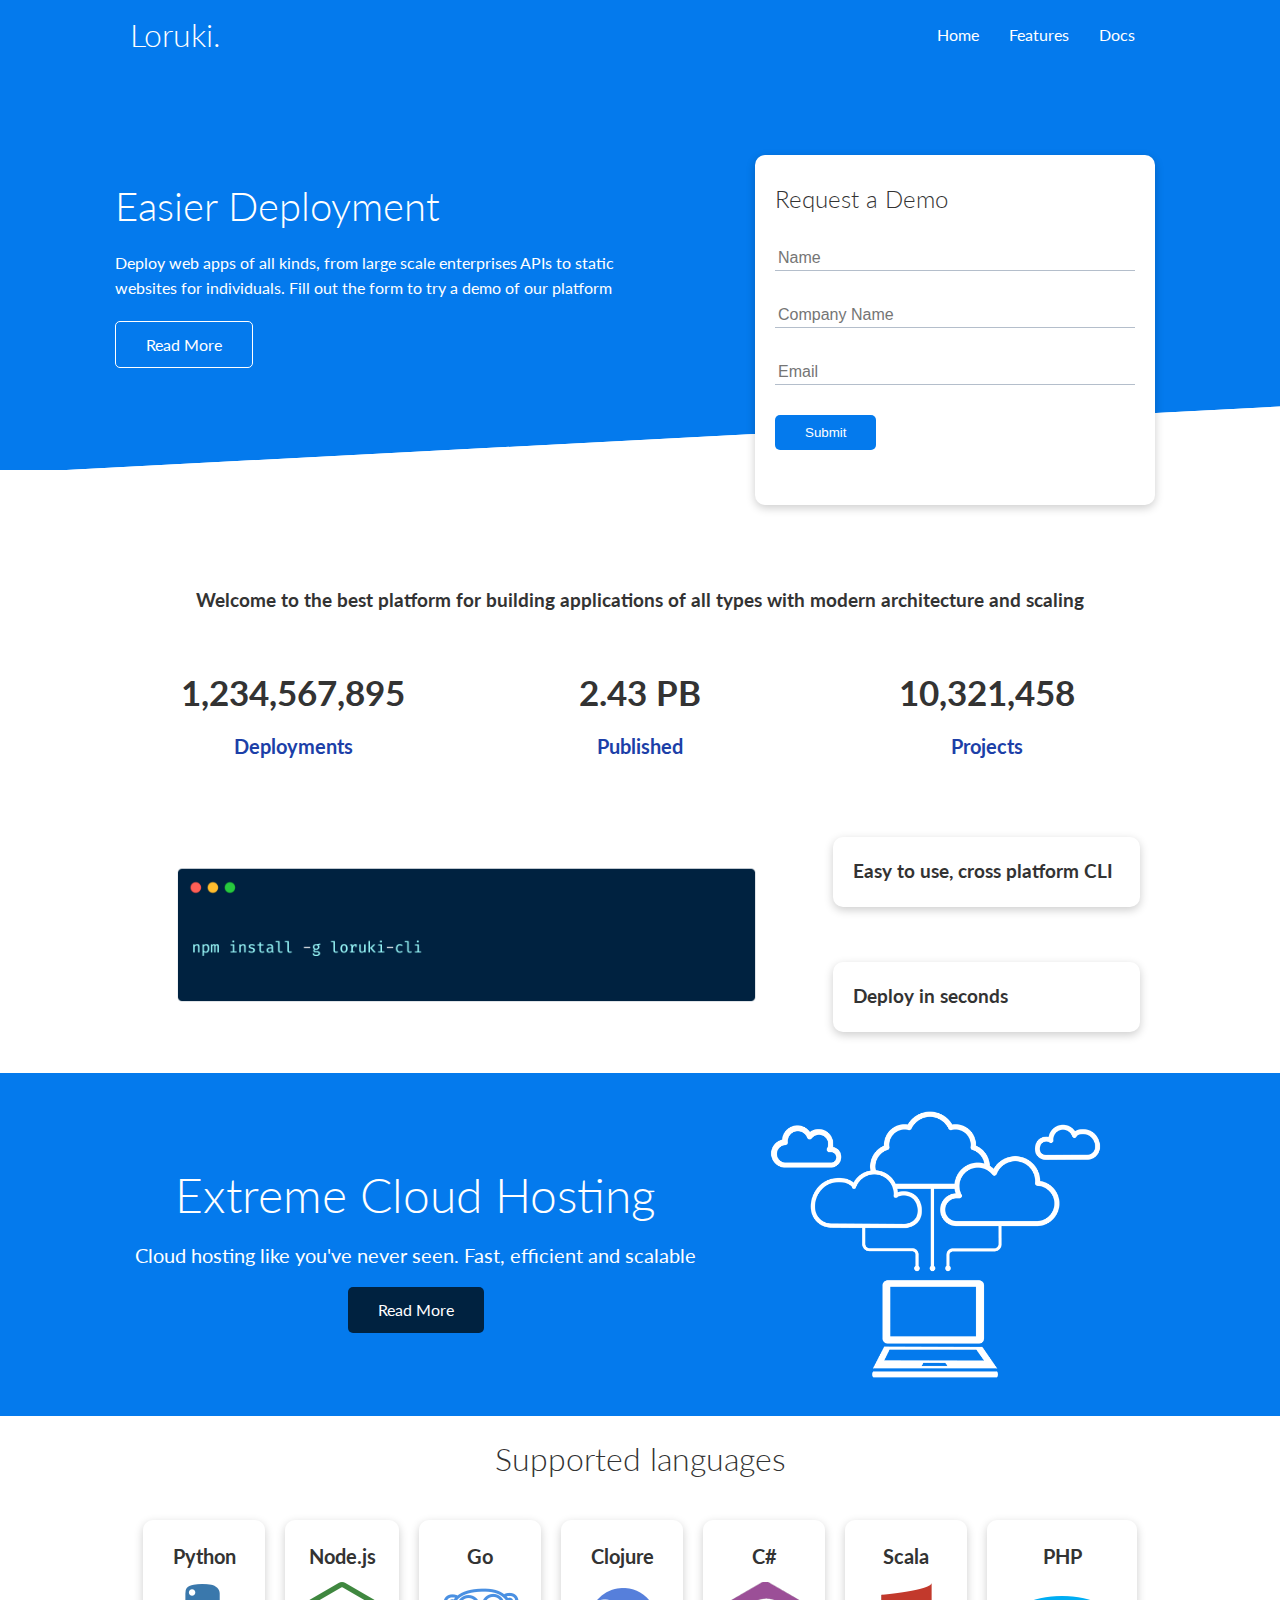
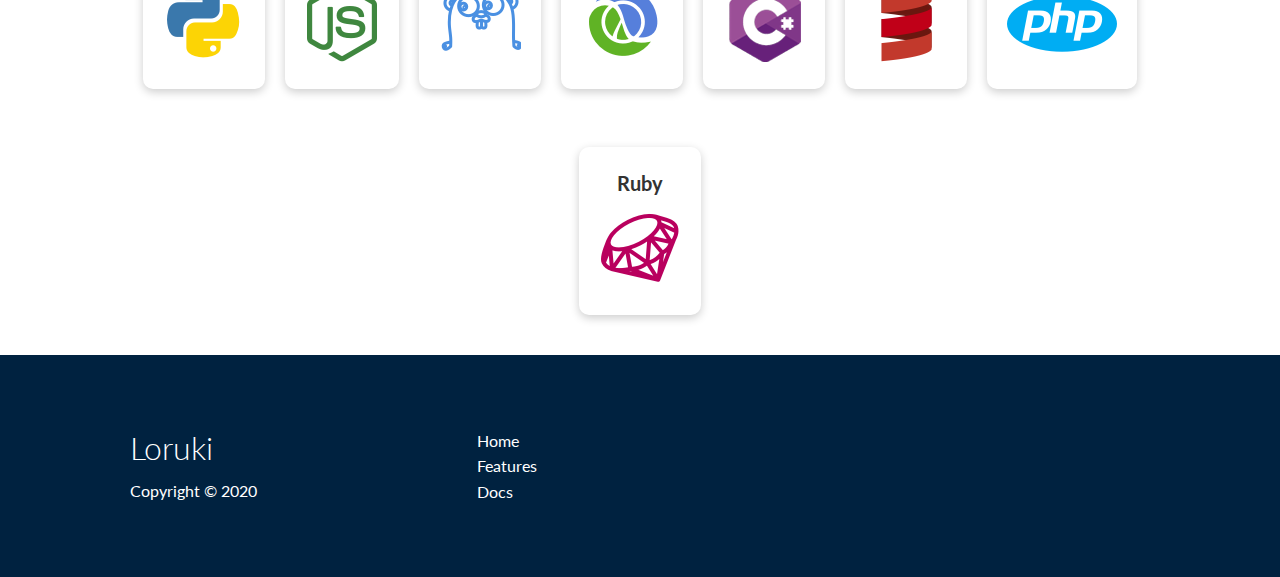
<file: index.html>
<!DOCTYPE html>
<html lang="en">
<head>
    <meta charset="UTF-8">
    <meta http-equiv="X-UA-Compatible" content="IE=edge">
    <meta name="viewport" content="width=device-width, initial-scale=1.0">
    <link rel="stylesheet" href="https://cdnjs.cloudflare.com/ajax/libs/font-awesome/6.1.1/css/all.min.css"
          integrity="sha512-KfkfwYDsLkIlwQp6LFnl8zNdLGxu9YAA1QvwINks4PhcElQSvqcyVLLD9aMhXd13uQjoXtEKNosOWaZqXgel0g=="
          crossorigin="anonymous" referrerpolicy="no-referrer" />
    <link rel="stylesheet" href="css/main.css">
    <link rel="stylesheet" href="css/utilities.css">
    <title>Loruki | Cloud Hosting For Everyone</title>
</head>
<body>
    <!-- NavBar -->
    <div class="navbar">
        <div class="container flex">
            <h1 class="logo">Loruki.</h1>
            <nav>
                <ul>
                    <li><a href="index.html">Home</a></li>
                    <li><a href="features.html">Features</a></li>
                    <li><a href="docs.html">Docs</a></li>
                </ul>
            </nav>
        </div>
    </div>

    <!-- Showcase -->

    <section class="showcase">
        <div class="container grid">
            <div class="showcase-text">
                <h1>Easier Deployment</h1>
                <p>Deploy web apps of all kinds, from large scale enterprises APIs to static websites for individuals. Fill out the form to try a demo of our platform</p>
                <a href="features.html" class="btn btn-outline">Read More</a>
            </div>
            <div class="showcase-form card">
                <h2>Request a Demo</h2>

                <form action="">
                    <div class="form-control">
                        <input type="text" name="name" placeholder="Name" required>
                    </div>
                    <div class="form-control">
                        <input type="text" name="company" placeholder="Company Name" required>
                    </div>
                    <div class="form-control">
                        <input type="email" name="email" placeholder="Email" required>
                    </div>
                    <input type="submit" value="Submit" class="btn btn-primary">
                </form>
            </div>
        </div>
    </section>


    <!-- Stats -->

    <section class="stats" style="padding-top: 100px;
    animation: slideInFromBottom 1000ms ease-in;" >
        <div class="container">
            <h3 class="stats-heading text-center my-1">
                Welcome to the best platform for building applications of all types with modern architecture and scaling
            </h3>


            <div class="grid grid-3 text-center my-4">
                <div>
                    <i class="fas fa-server fa-3x"></i>
                    <h3>1,234,567,895</h3>
                    <p class="text-secondary">Deployments</p>
                </div>
                <div><i class="fas fa-upload fa-3x"></i>
                <h3>2.43 PB</h3>
                <p class="text-secondary">Published</p></div>
                <div><i class="fas fa-project-diagram fa-3x"></i>
                <h3>10,321,458</h3>
                <p class="text-secondary">Projects</p></div>
            </div>
        </div>
    </section>

    <!-- CLI -->

<scetion class="cli">
    <div class="container grid">
        <img src="images/cli.png" alt="">
        <div class="card">
            <h3>Easy to use, cross platform CLI</h3>
        </div>
        <div class="card">
            <h3>Deploy in seconds</h3>
        </div>
    </div>
</scetion>


<!-- Cloud -->
<section class="cloud bg-primary my-2 py-2">
    <div class="container grid">
        <div class="text-center">
            <h2 class="lg">Extreme Cloud Hosting</h2>
            <p class="lead my-1">Cloud hosting like you've never seen. Fast, efficient and scalable</p>
            <a href="features.html" class="btn btn-dark">Read More</a>
        </div>
        <img src="images/cloud.png" alt="">
    </div>
</section>


<section class="languages">
    <h2 class="md text-center my-2">
        Supported languages
    </h2>
    <div class="container flex">
        <div class="card">
            <h4>Python</h4>
            <img src="images/logos/python.png" alt="">
        </div>
        <div class="card">
            <h4>Node.js</h4>
            <img src="images/logos/node.png" alt="">
        </div>
        <div class="card">
            <h4>Go</h4>
            <img src="images/logos/go.png" alt="">
        </div>
        <div class="card">
            <h4>Clojure</h4>
            <img src="images/logos/clojure.png" alt="">
        </div>
        <div class="card">
            <h4>C#</h4>
            <img src="images/logos/csharp.png" alt="">
        </div>
        <div class="card">
            <h4>Scala</h4>
            <img src="images/logos/scala.png" alt="">
        </div>
        <div class="card">
            <h4>PHP</h4>
            <img src="images/logos/php.png" alt="">
        </div>
        <div class="card">
            <h4>Ruby</h4>
            <img src="images/logos/ruby.png" alt="">
        </div>
    </div>
</section>

<!-- Footer -->

<footer class="footer py-5 bg-dark">
    <div class="container grid grid-3">
        <div>
            <h1>Loruki
            </h1>
            <p>Copyright &copy; 2020</p>
        </div>
        <nav>
            <ul>
                <li><a href="index.html">Home</a></li>
                <li><a href="features.html">Features</a></li>
                <li><a href="docs.html">Docs</a></li>
            </ul>
        </nav>
        <div class="social">
            <a href="#"><i class="fab fa-github fa-2x"></i></a>
            <a href="#"><i class="fab fa-facebook fa-2x"></i></a>
            <a href="#"><i class="fab fa-instagram fa-2x"></i></a>
            <a href="#"><i class="fab fa-twitter fa-2x"></i></a>
        </div>
    </div>
</footer>
</body>
</html>
</file>
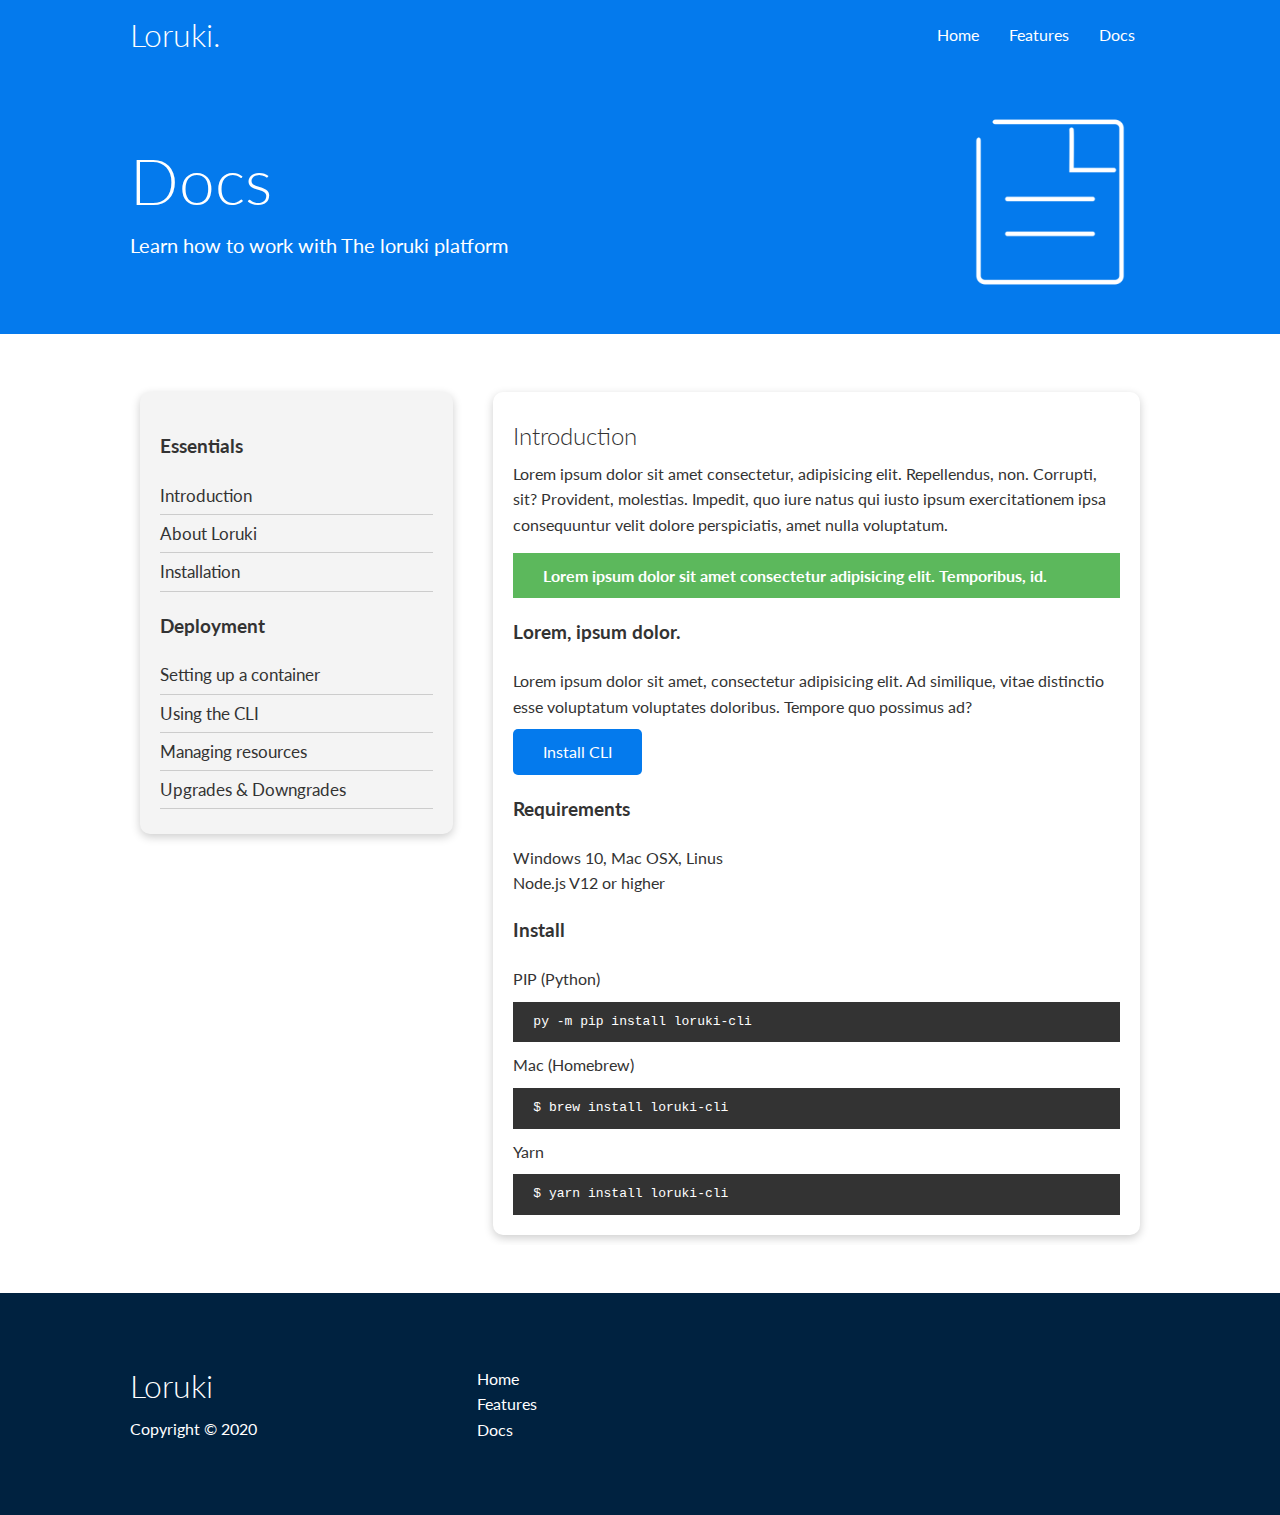
<file: docs.html>
<!DOCTYPE html>
<html lang="en">

<head>
    <meta charset="UTF-8">
    <meta http-equiv="X-UA-Compatible" content="IE=edge">
    <meta name="viewport" content="width=device-width, initial-scale=1.0">
    <link rel="stylesheet" href="https://cdnjs.cloudflare.com/ajax/libs/font-awesome/6.1.1/css/all.min.css"
          integrity="sha512-KfkfwYDsLkIlwQp6LFnl8zNdLGxu9YAA1QvwINks4PhcElQSvqcyVLLD9aMhXd13uQjoXtEKNosOWaZqXgel0g=="
          crossorigin="anonymous" referrerpolicy="no-referrer" />
    <link rel="stylesheet" href="css/main.css">
    <link rel="stylesheet" href="css/utilities.css">
    <title>Loruki | Cloud Hosting For Everyone</title>
</head>

<body>
    <!-- NavBar -->
    <div class="navbar">
        <div class="container flex">
            <h1 class="logo">Loruki.</h1>
            <nav>
                <ul>
                    <li><a href="index.html">Home</a></li>
                    <li><a href="features.html">Features</a></li>
                    <li><a href="docs.html">Docs</a></li>
                </ul>
            </nav>
        </div>
    </div>
    <!-- Head -->
    <section class="docs-head bg-primary py-3">
        <div class="container grid">
            <div>
                <h1 class="xl">Docs</h1>
                <p class="lead">Learn how to work with The loruki platform</p>
            </div>
            <img src="images/docs.png" alt="">
        </div>
    </section>

<!-- Main Part -->

<section class="docs-main my-4">
    <div class="container grid">
        <div class="card bg-light p-3">
            <h3 class="my-2 ">
                Essentials
            </h3>
            <nav>
                <ul>
                    <li><a class="text-primary" href="#">Introduction</a></li>
                    <li><a href="#">About Loruki</a></li>
                    <li><a href="#">Installation</a></li>
                </ul>
            </nav>
            <h3 class="my-2">
                Deployment
            </h3>
            <nav>
                <ul>
                    <li><a href="#">Setting up a container</a></li>
                    <li><a href="#">Using the CLI</a></li>
                    <li><a href="#">Managing resources</a></li>
                    <li><a href="#">Upgrades & Downgrades</a></li>
                </ul>
            </nav>
        </div>
        <div class="card">
            <h2>Introduction</h2>
            <p>Lorem ipsum dolor sit amet consectetur, adipisicing elit. Repellendus, non. Corrupti, sit? Provident, molestias. Impedit, quo iure natus qui iusto ipsum exercitationem ipsa consequuntur velit dolore perspiciatis, amet nulla voluptatum.</p>

            <div class="alert alert-success">
                <i class="fas fa-info"></i>
                Lorem ipsum dolor sit amet consectetur adipisicing elit. Temporibus, id.
            </div>

            <h3>Lorem, ipsum dolor.</h3>
            <p>Lorem ipsum dolor sit amet, consectetur adipisicing elit. Ad similique, vitae distinctio esse voluptatum voluptates doloribus. Tempore quo possimus ad?</p>
            <a href="#" class="btn btn-primary">Install CLI</a>
            <h3>Requirements</h3>
            <ul>
                <li>Windows 10, Mac OSX, Linus</li>

                <li>Node.js V12 or higher</li>

                <h3>Install</h3>
                <p>PIP (Python)</p>
                <pre><code>py -m pip install loruki-cli</code></pre>


                <p>Mac (Homebrew)</p>
                <pre><code>$ brew install loruki-cli</code></pre>

                <p>Yarn</p>
                <pre><code>$ yarn install loruki-cli</code></pre>
            </ul>

        </div>
    </div>
</section>

    <!-- Footer -->

    <footer class="footer bg-dark py-5">
        <div class="container grid grid-3">
            <div>
                <h1>Loruki
                </h1>
                <p>Copyright &copy; 2020</p>
            </div>
            <nav>
                <ul>
                    <li><a href="index.html">Home</a></li>
                    <li><a href="features.html">Features</a></li>
                    <li><a href="docs.html">Docs</a></li>
                </ul>
            </nav>
            <div class="social">
                <a href="#"><i class="fab fa-github fa-2x"></i></a>
                <a href="#"><i class="fab fa-facebook fa-2x"></i></a>
                <a href="#"><i class="fab fa-instagram fa-2x"></i></a>
                <a href="#"><i class="fab fa-twitter fa-2x"></i></a>
            </div>
        </div>
    </footer>
</body>

</html>
</file>
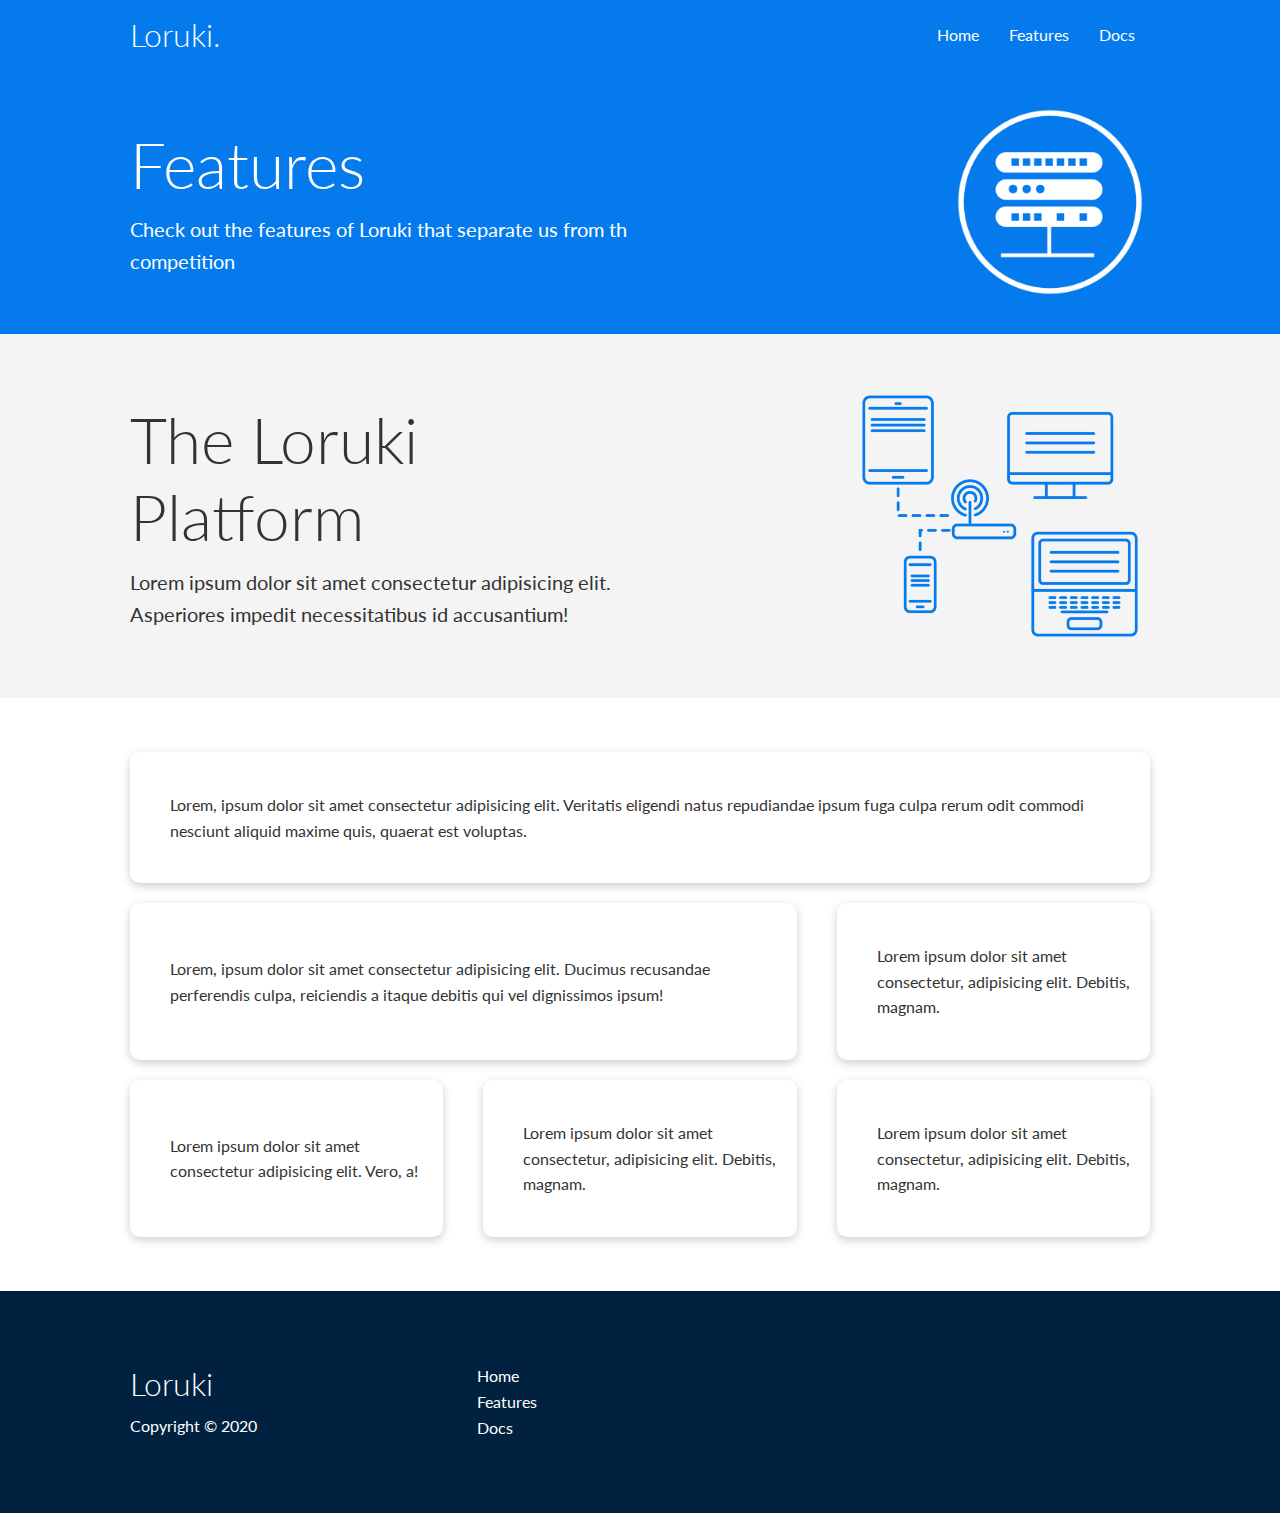
<file: features.html>
<!DOCTYPE html>
<html lang="en">

<head>
    <meta charset="UTF-8">
    <meta http-equiv="X-UA-Compatible" content="IE=edge">
    <meta name="viewport" content="width=device-width, initial-scale=1.0">
    <link rel="stylesheet" href="https://cdnjs.cloudflare.com/ajax/libs/font-awesome/6.1.1/css/all.min.css"
          integrity="sha512-KfkfwYDsLkIlwQp6LFnl8zNdLGxu9YAA1QvwINks4PhcElQSvqcyVLLD9aMhXd13uQjoXtEKNosOWaZqXgel0g=="
          crossorigin="anonymous" referrerpolicy="no-referrer" />
    <link rel="stylesheet" href="css/main.css">
    <link rel="stylesheet" href="css/utilities.css">
    <title>Loruki | Cloud Hosting For Everyone</title>
</head>

<body>
    <!-- NavBar -->
    <div class="navbar">
        <div class="container flex">
            <h1 class="logo">Loruki.</h1>
            <nav>
                <ul>
                    <li><a href="index.html">Home</a></li>
                    <li><a href="features.html">Features</a></li>
                    <li><a href="docs.html">Docs</a></li>
                </ul>
            </nav>
        </div>
    </div>
<!-- Head -->
<section class="features-head bg-primary py-3">
    <div class="container grid"><div>
        <h1 class="xl">Features</h1>
        <p class="lead">Check out the features of Loruki that separate us from th competition</p>
    </div>
    <img src="images/server.png" alt="">
    </div>
</section>

<!-- Sub Head -->
 
<section class="features-sub-head bg-light py-3">
    <div class="container grid"><div>
        <h1 class="xl">The Loruki Platform</h1>
        <p class="lead">Lorem ipsum dolor sit amet consectetur adipisicing elit. Asperiores impedit necessitatibus id accusantium!</p>
        </div>
        <img src="images/server2.png" alt="">
    </div>
</section>

<!-- Main Part -->
    <section class="features-main my-2">
        <div class="container grid grid-3">
            <div class="card flex"><i class="fas fa-server fa-3x"></i>
                <p>Lorem, ipsum dolor sit amet consectetur adipisicing elit. Veritatis eligendi natus repudiandae ipsum fuga culpa rerum odit commodi nesciunt aliquid maxime quis, quaerat est voluptas.</p>
            </div>

            <div class="card flex">
                <i class="fas fa-network-wired fa-3x"></i>
                <p>
                    Lorem, ipsum dolor sit amet consectetur adipisicing elit. Ducimus
                    recusandae perferendis culpa, reiciendis a itaque debitis qui vel
                    dignissimos ipsum!
                </p>
            </div>
            <div class="card flex">
                <i class="fas fa-laptop-code fa-3x"></i>
                <p>
                    Lorem ipsum dolor sit amet consectetur, adipisicing elit. Debitis,
                    magnam.
                </p>
            </div>
            <div class="card flex">
                <i class="fas fa-database fa-3x"></i>
                <p>
                    Lorem ipsum dolor sit amet consectetur adipisicing elit. Vero, a!
                </p>
            </div>
            <div class="card flex">
                <i class="fas fa-power-off fa-3x"></i>
                <p>
                    Lorem ipsum dolor sit amet consectetur, adipisicing elit. Debitis,
                    magnam.
                </p>
            </div>
            <div class="card flex">
                <i class="fas fa-upload fa-3x"></i>
                <p>
                    Lorem ipsum dolor sit amet consectetur, adipisicing elit. Debitis,
                    magnam.
                </p>
            </div>
        </div>
    </section>
    <!-- Footer -->

    <footer class="footer bg-dark py-5">
        <div class="container grid grid-3">
            <div>
                <h1>Loruki
                </h1>
                <p>Copyright &copy; 2020</p>
            </div>
            <nav>
                <ul>
                    <li><a href="index.html">Home</a></li>
                    <li><a href="features.html">Features</a></li>
                    <li><a href="docs.html">Docs</a></li>
                </ul>
            </nav>
            <div class="social">
                <a href="#"><i class="fab fa-github fa-2x"></i></a>
                <a href="#"><i class="fab fa-facebook fa-2x"></i></a>
                <a href="#"><i class="fab fa-instagram fa-2x"></i></a>
                <a href="#"><i class="fab fa-twitter fa-2x"></i></a>
            </div>
        </div>
    </footer>
</body>

</html>
</file>
<file: css/main.css>
@import url('https://fonts.googleapis.com/css2?family=Dancing+Script&family=Lato:ital,wght@0,100;0,300;1,100;1,300&family=Nunito:ital,wght@0,200;1,200;1,400&family=Open+Sans:ital,wght@0,300;0,400;0,500;0,700;1,300;1,400;1,500&display=swap');

:root {
    --primary: #047aed;
    --secondary: #1c3fa8;
    --dark: #002240;
    --light: #f4f4f4;
    --success: #5cb85c;
    --error: #d9534f;

}

*,
*::after,
*::before {
    box-sizing: border-box;
    padding: 0;
    margin: 0;
}

body {
    position: relative;
    font-family: "Lato", Nunito, sans-serif;
    color: #333;
    line-height: 1.6;
}

ul {
    list-style: none;
}

a {
    text-decoration: none;
    color: var(--light);
}


h1,
h2 {
    font-weight: 300;
    line-height: 1.2;
    margin: 10px 0;
}

p {
    margin: 10px 0;
}

img {
    width: 100%;
}

code,
pre {
    background: #333;
    color: #fff;
    padding: 10px;
}

/* Navbar */
.navbar {
    background: var(--primary);
    color: #fff;
    height: 70px;
}

.navbar .flex {
    justify-content: space-between;
}

.navbar ul {
    display: flex;
}

.navbar a {
    color: #fff;
    padding: 10px;
    margin: 0 5px;
    position: relative;
}

.navbar a::before {
    content: "";
    position: absolute;
    width: 100%;
    background: #fff;
    height: 2px;
    border-radius: 3px;
    left: 0;
    bottom: 0;
    transform: scaleX(0);
    transform-origin: right;
    transition: transform 250ms ease;
}


.navbar a:hover::before {
    transform: scaleX(1);
    transform-origin: left;

}



/* End Of Navbar */



/* ################# HOME PAGE #################*/
/* Showcase */

.showcase {
    height: 400px;
    background: var(--primary);
    color: #fff;
    position: relative;
}

.showcase::after,
.showcase::before {
    content: "";
    position: absolute;
    height: 100px;
    bottom: -70px;
    left: 0;
    right: 0;
    background: #fff;
    -moz-transform: skewY(-3deg);
    -webkit-transform: skewY(-3deg);
    -ms-transform: skewY(-3deg);
    transform: skewY(-3deg);
}


.showcase h1 {
    font-size: 40px;
}

.showcase p {
    margin: 20px 0;
}

.showcase .grid {
    grid-template-columns: 55% 45%;
    gap: 30px;
    overflow: visible;
}

.showcase-text {
    animation: slideInFromLeft 1000ms ease-in;
}

.showcase-form {
    position: relative;
    top: 60px;
    height: 350px;
    width: 400px;
    padding: 40px;
    z-index: 100;
    justify-self: flex-end;
    animation: slideInFromRight 1000ms ease-in;
}




.showcase-form .form-control {
    margin: 30px 0;
}

.showcase-form input[type="text"],
.showcase-form input[type="email"] {
    border: 0;
    border-bottom: 1px solid #b4becb;
    width: 100%;
    padding: 3px;
    font-size: 16px;
}




.showcase-form input:focus {
    outline: none;
}

.
/* End of Showcase */


/* Stats */





.stats>.container>h3 {
    max-width: 500px;
    margin: auto;
}


.stats .grid h3 {
    font-size: 35px;
}

.stats .grid p {
    font-size: 20px;
    font-weight: bold;
}

/* End of Stats */



/* CLI */

.cli .grid {
    grid-template-columns: repeat(3, 1fr);
    grid-template-rows: repeat(2, 1fr);
}

.cli .grid>*:first-child {
    grid-row: 1/3;
    grid-column: 1/3;
}

/* End of CLI */



/* Cloud */
.cloud .grid {
    grid-template-columns: 4fr 3fr;
}


/* End of Cloud */


/* Languages */



.languages .flex {
    flex-wrap: wrap;
}

.languages .card {
    text-align: center;
    margin: 18px 10px 40px;
    transition: transform 250ms ease;
}

.languages .card:hover {
    transform: translateY(-1rem);
}

.languages .card h4 {
    font-size: 20px;
    margin-bottom: 10px;
}

/* End Of Languages */
/* ################# END OF HOME PAGE  #################*/




/* Footer */
.footer .social a {
    margin: 0 10px;
}

/* End of Footer */



/* ################# FEATURES PAGE  #################*/

/* Features */

.features-head img,
.docs-head img {
    width: 200px;
    justify-self: flex-end;
}

.features-sub-head img {
    width: 300px;
    justify-self: flex-end;
}


.features-main .card>i {
    margin-right: 20px;
}


.features-main .grid {
    padding: 30px;
}


.features-main .card:nth-of-type(1) {
    grid-column: 1/4;
}

.features-main .card:nth-of-type(2) {
    grid-column: 1/3;
}


/* End of Features */








.docs-main h3 {
    margin: 20px 0;
}

.docs-main .grid {
    grid-template-columns: 1fr 2fr;
    align-items: flex-start;
}


.docs-main nav li {
    font-size: 17px;
    padding-bottom: 5px;
    margin-bottom: 5px;
    border-bottom: 1px solid #ccc;
}


.docs-main a:hover {
    font-weight: bold;
}

/* ################# END OF DOCS PAGE  #################*/



/* ################# ANIMATIONS  #################*/

@keyframes slideInFromLeft {
    from {
        transform: translateX(-100%);
        opacity: 0
    }

    to {
        transform: translateX(0);
        opacity: 1
    }
}


@keyframes slideInFromRight {
    from {
        transform: translateX(100%);
        opacity: 0
    }

    to {
        transform: translateX(0);
        opacity: 1
    }
}

@keyframes slideInFromTop {
    from {
        transform: translateY(-100%);
        opacity: 0
    }

    to {
        transform: translateX(0);
        opacity: 1
    }
}

@keyframes slideInFromBottom {
    from {
        transform: translateY(100%);
        opacity: 0
    }

    to {
        transform: translateX(0);
        opacity: 1
    }
}






/* Media Queries */

/* For Tablets And Under */

@media screen and (max-width: 960px) {

    .grid,
    .showcase .grid,
    .stats .grid,
    .cli .grid,
    .cloud .grid,
    .footer .grid,
    .features-main .grid,
    .features-head .grid,
    .features-sub-head .grid,
    .docs-main .grid,
    .docs-head .grid {
        grid-template-columns: 1fr;
        grid-template-rows: 1fr;
    }

    .features-head,
    .features-sub-head,
    .docs-head {
        text-align: center;
    }

    .features-head img,
    .features-sub-head img,
    .docs-head img {
        justify-self: center;
    }

    .features-main .grid>*:first-child,
    .features-main .grid>*:nth-child(2) {
        grid-column: 1;
    }

    .showcase {
        height: auto;

    }

    .showcase-text {
        text-align: center;
        margin-top: 40px;
        animation: slideInFromTop 1000ms ease-in;
    }

    .showcase-form {
        justify-self: center;
        align-self: center;
        margin: auto;
                animation: slideInFromBottom 1000ms ease-in;
    }

    .cli .grid>*:first-child {
        grid-row: 1;
        grid-column: 1;
    }
}




/* For Mobile */

@media screen and (max-width: 500px) {
    .navbar {
        height: 110px;
    }

    .navbar .flex {
        flex-direction: column;

    }

    .navbar ul {
        padding: 10px;
        background: rgba(0, 0, 0, .1);
    }

}
</file>
<file: css/utilities.css>
/* Custom Variables */
:root {
    --primary: #047aed;
    --secondary: #1c3fa8;
    --dark: #002240;
    --light: #f4f4f4;
    --success: #5cb85c;
    --error: #d9534f;

}






/* Container */
.container {
    max-width: 1100px;
    margin: 0 auto;
    overflow: hidden;
    padding: 0 40px;

}




/* Flexbox And Grid */
.flex {
    display: flex;
    justify-content: center;
    align-items: center;
    height: 100%;
}

.grid {
    display: grid;
    grid-template-columns: 1fr 1fr;
    gap: 20px;
    justify-content: center;
    align-items: center;
    height: 100%;
}

.grid-3 {
    grid-template-columns: repeat(3, 1fr);
}


.text-center {
    text-align: center;
}






/* Margins And Paddings */


/* Horizontal Margins */
.mx-1 {
    margin: 0 1rem;
}

.mx-2 {
    margin: 0 1.5rem;
}

.mx-3 {
    margin: 0 2rem;
}

.mx-4 {
    margin: 0 3rem;
}

.mx-5 {
    margin: 0 4rem;
}


/* Vertical Margins */
.my-1 {
    margin: 1rem 0;
}

.my-2 {
    margin: 1.5rem 0;
}

.my-3 {
    margin: 2rem 0;
}

.my-4 {
    margin: 3rem 0;
}

.my-5 {
    margin: 4rem 0;
}



/* Margins */
.m-1 {
    margin: 1rem;
}

.m-2 {
    margin: 1.5rem;
}

.m-3 {
    margin: 2rem;
}

.m-4 {
    margin: 3rem;
}

.m-5 {
    margin: 4rem;
}



/* Horizontal Paddings */
.px-1 {
    padding: 0 1rem;
}

.px-2 {
    padding: 0 1.5rem;
}

.px-3 {
    padding: 0 2rem;
}

.px-4 {
    padding: 0 3rem;
}

.px-5 {
    padding: 0 4rem;
}


/* Vertical Paddings */
.py-1 {
    padding: 1rem 0;
}

.py-2 {
    padding: 1.5rem 0;
}

.py-3 {
    padding: 2rem 0;
}

.py-4 {
    padding: 3rem 0;
}

.py-5 {
    padding: 4rem 0;
}



/* Overall Paddings */
.p-1 {
    padding: 1rem;
}

.p-2 {
    padding: 1.5rem;
}

.p-3 {
    padding: 2rem;
}

.p-4 {
    padding: 3rem;
}

.p-5 {
    padding: 4rem;
}




/* Text sizes */

.lead {
    font-size: 20px;
}

.sm {
    font-size: 1rem
}


.md {
    font-size: 2rem;
}

.lg {
    font-size: 3rem;
}

.xl {
    font-size: 4rem;
}

/* Cards */
.card {
    background: #fff;
    color: #333;
    border-radius: 10px;
    box-shadow: 0 3px 10px rgba(0, 0, 0, .2);
    padding: 20px;
    margin: 10px;
}





/* Buttons  And Backgrounds*/
.btn {
    display: inline-block;
    padding: 10px 30px;
    cursor: pointer;
    background: var(--primary);
    color: #fff;
    border: none;
    border-radius: 5px;
    transition: transform 250ms ease;
}

.btn:hover {
    transform: scale(.98);
}

.btn-outline {
    background: transparent;
    border: 1px #fff solid;
}


.bg-primary,
.btn-primary {
    background: var(--primary);
    color: #fff;
}

.bg-secondary,
.btn-secondary {
    background: var(--secondary);
    color: #fff;
}

.bg-dark,
.btn-dark {
    background: var(--dark);
    color: #fff;
}


.bg-light,
.btn-light,
.bg-light a,
.btn-light a{
    background: var(--light);
    color: #333;
}

.bg-primary a,
.btn-primary a,
.bg-secondary a,
.btn-secondary a,
.bg-dark a,
.btn-dark a{
    color: #fff;
}

/* Text Colors */
.text-primary{
    color: var(--primary);
}

.text-secondary{
    color: var(--secondary);
}

.text-dark {
    color: var(--dark);
}


.text-light{
    color: var(--light);
    background: var(--dark);
}

/* Alert */

.alert{
    background: var(--light);
    padding: 10px 20px;
    font-weight: bold;
    margin: 15px 0;
}


.alert i{
    margin-right: 10px;
}

.alert-success{
    background: var(--success);
    color: #fff;
}
.alert-error{
background: var(--error);
    color: #fff;
}
</file>
